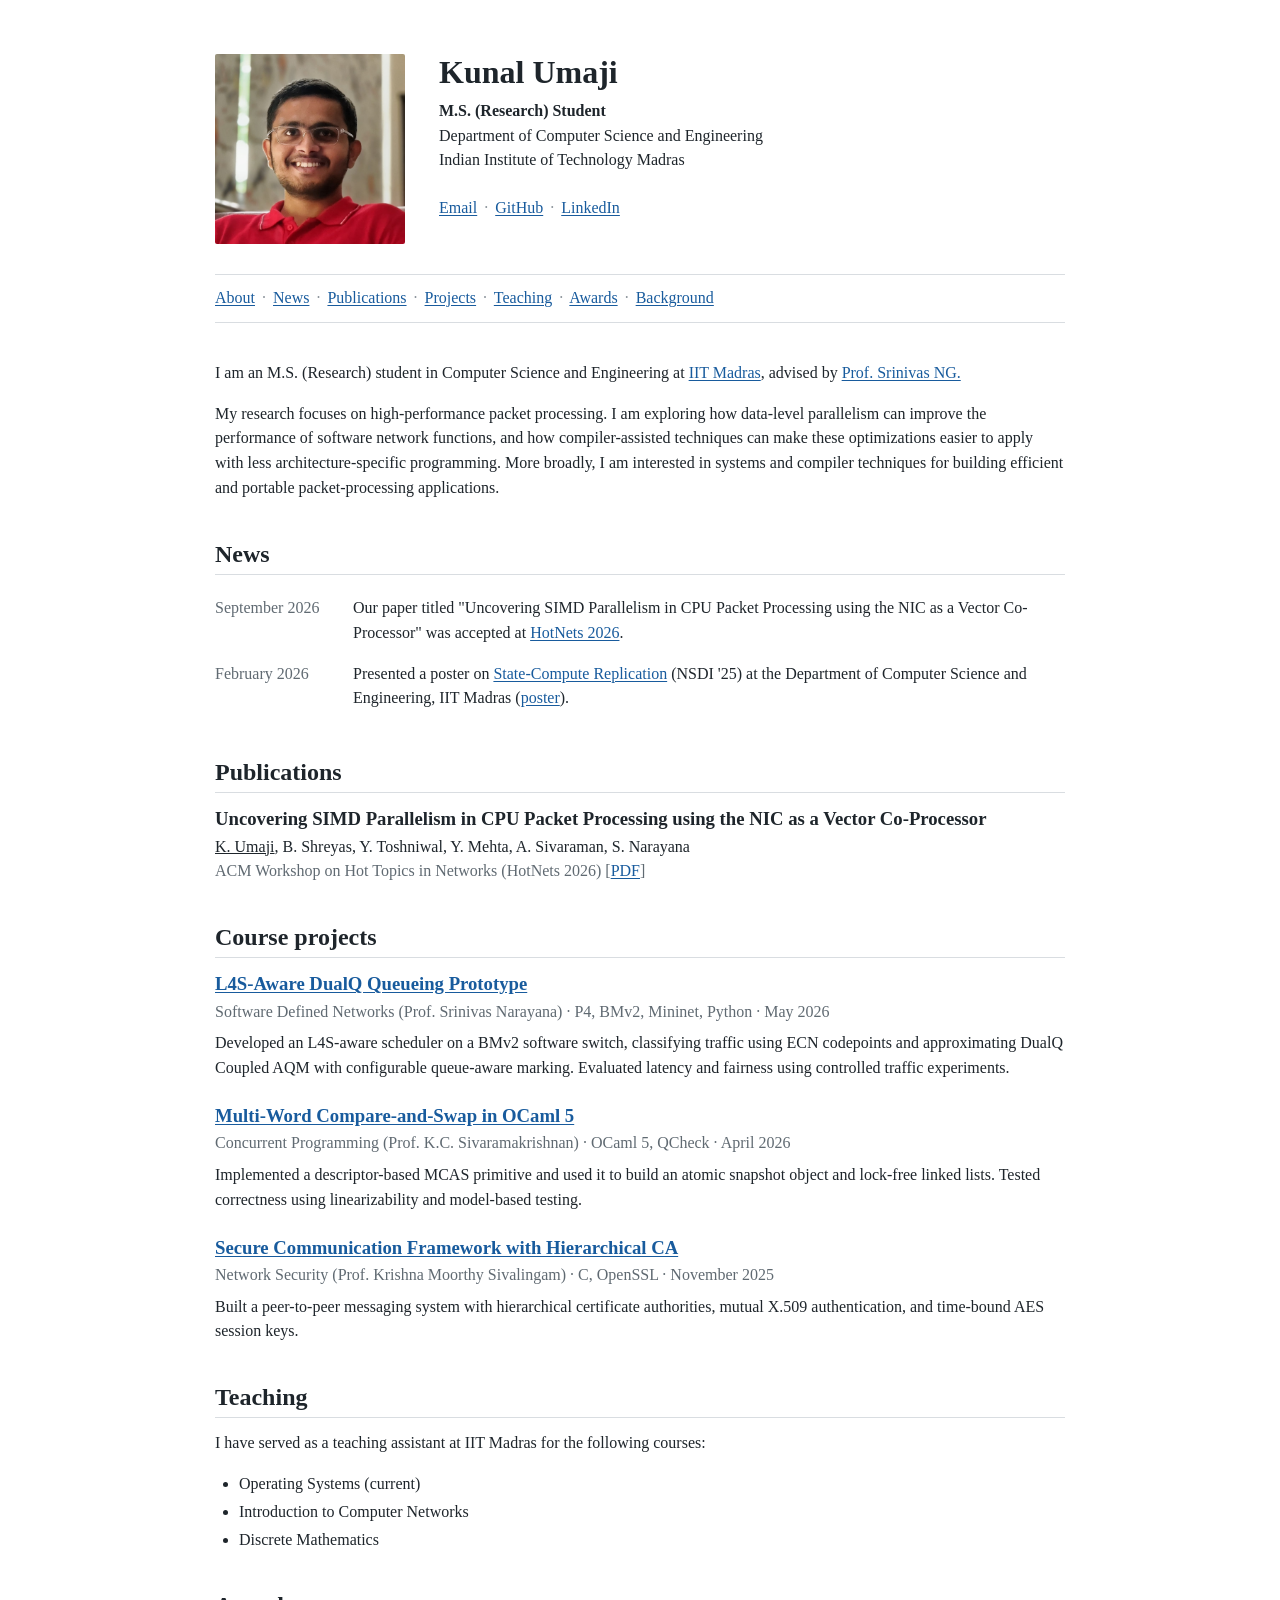
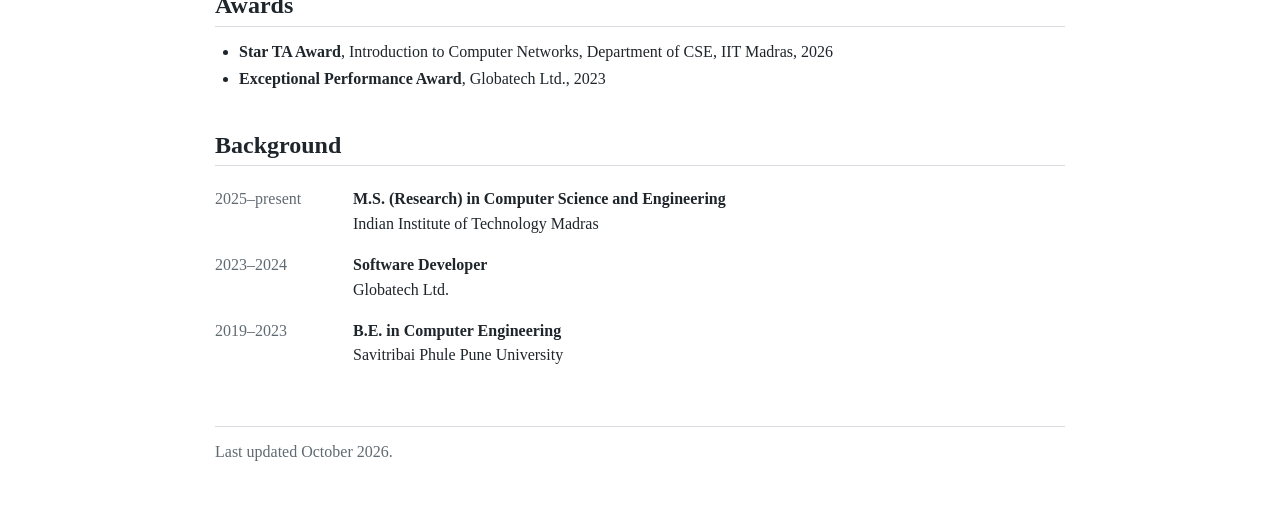
<file: index.html>
<!doctype html>
<html lang="en">
  <head>
    <meta charset="UTF-8" />
    <meta name="viewport" content="width=device-width, initial-scale=1.0" />
    <meta
      name="description"
      content="Kunal Umaji is an M.S. (Research) student in Computer Science and Engineering at IIT Madras."
    />
    <title>Kunal Umaji</title>
    <link rel="icon" href="assets/favicon.svg" type="image/svg+xml" />
    <link rel="stylesheet" href="styles.css" />
  </head>
  <body>
    <main class="page">
      <header class="profile" id="about">
        <img
          class="profile-photo"
          src="assets/profile.jpg"
          alt="Portrait of Kunal Umaji"
          width="190"
          height="190"
        />

        <div class="profile-details">
          <h1>Kunal Umaji</h1>
          <p class="role">M.S. (Research) Student</p>
          <p>
            Department of Computer Science and Engineering<br />
            Indian Institute of Technology Madras
          </p>
          <p class="contact">
            <a href="mailto:kunalumaji@gmail.com">Email</a>
            <span aria-hidden="true">·</span>
            <a href="https://github.com/kunalumaji">GitHub</a>
            <span aria-hidden="true">·</span>
            <a href="https://linkedin.com/in/kunal-umaji">LinkedIn</a>
          </p>
        </div>
      </header>

      <nav class="navigation" aria-label="Page sections">
        <a href="#about">About</a>
        <span aria-hidden="true">·</span>
        <a href="#news">News</a>
        <span aria-hidden="true">·</span>
        <a href="#publications">Publications</a>
        <span aria-hidden="true">·</span>
        <a href="#projects">Projects</a>
        <span aria-hidden="true">·</span>
        <a href="#teaching">Teaching</a>
        <span aria-hidden="true">·</span>
        <a href="#awards">Awards</a>
        <span aria-hidden="true">·</span>
        <a href="#background">Background</a>
      </nav>

      <section class="introduction" aria-label="Introduction">
        <p>
          I am an M.S. (Research) student in Computer Science and Engineering at
          <a href="https://www.iitm.ac.in/">IIT Madras</a>, advised by
          <a href="https://people.cs.rutgers.edu/~sn624/">Prof. Srinivas NG.</a>
        </p>
        <p>
          My research focuses on high-performance packet processing. I am exploring how
          data-level parallelism can improve the performance of software network functions,
          and how compiler-assisted techniques can make these optimizations easier to apply
          with less architecture-specific programming. More broadly, I am interested in
          systems and compiler techniques for building efficient and portable packet-processing
          applications.
        </p>
        <!-- <p>
          Before joining IIT Madras, I worked as a software developer at Globatech India.
        </p> -->
      </section>

      <section id="news">
        <h2>News</h2>
        <dl class="history">
          <div>
            <dt>September 2026</dt>
            <dd>
              Our paper titled "Uncovering SIMD Parallelism in CPU Packet Processing using the NIC as a Vector Co-Processor" was accepted at <a href="https://conferences.sigcomm.org/hotnets/2026/index.html">HotNets 2026</a>.
            </dd>
          </div>
          <div>
            <dt>February 2026</dt>
            <dd>
              Presented a poster on
              <a href="https://www.usenix.org/conference/nsdi25/presentation/xu-qiongwen">State-Compute Replication</a>
              (NSDI '25) at the Department of Computer Science and Engineering,
              IIT Madras (<a href="assets/scr-poster.pdf">poster</a>).
            </dd>
          </div>
        </dl>
      </section>

      <section id="publications">
        <h2>Publications</h2>

        <article class="publication">
          <h3>
            Uncovering SIMD Parallelism in CPU Packet Processing using the NIC as a
            Vector Co-Processor
          </h3>
          <p>
            <u>K. Umaji</u>, B. Shreyas, Y. Toshniwal, Y. Mehta, A. Sivaraman,
            S. Narayana
          </p>
          <p class="meta">
            ACM Workshop on Hot Topics in Networks (HotNets 2026) [<a href="assets/hotnets26.pdf">PDF</a>]
          </p> 
        </article>
      </section>

      <section id="projects">
        <h2>Course projects</h2>

        <article class="project">
          <h3>
            <a href="https://github.com/FardeenCODEIIEST/L4S-CS6045-Project">
              L4S-Aware DualQ Queueing Prototype
            </a>
          </h3>
          <p class="meta">
            Software Defined Networks (Prof. Srinivas Narayana) ·
            P4, BMv2, Mininet, Python · May 2026
          </p>
          <p>
            Developed an L4S-aware scheduler on a BMv2 software switch, classifying
            traffic using ECN codepoints and approximating DualQ Coupled AQM with
            configurable queue-aware marking. Evaluated latency and fairness using
            controlled traffic experiments.
          </p>
        </article>

        <article class="project">
          <h3>
            <a href="https://github.com/Mr-Daker/Multi-Word-Compare-and-Swap">
              Multi-Word Compare-and-Swap in OCaml 5
            </a>
          </h3>
          <p class="meta">
            Concurrent Programming (Prof. K.C. Sivaramakrishnan) ·
            OCaml 5, QCheck · April 2026
          </p>
          <p>
            Implemented a descriptor-based MCAS primitive and used it to build an atomic
            snapshot object and lock-free linked lists. Tested correctness using
            linearizability and model-based testing.
          </p>
        </article>

        <article class="project">
          <h3>
            <a href="https://github.com/kunalumaji/network_security_project">
              Secure Communication Framework with Hierarchical CA
            </a>
          </h3>
          <p class="meta">
            Network Security (Prof. Krishna Moorthy Sivalingam) ·
            C, OpenSSL · November 2025
          </p>
          <p>
            Built a peer-to-peer messaging system with hierarchical certificate authorities,
            mutual X.509 authentication, and time-bound AES session keys.
          </p>
        </article>
      </section>

      <section id="teaching">
        <h2>Teaching</h2>
        <p>I have served as a teaching assistant at IIT Madras for the following courses:</p>
        <ul class="compact-list">
          <li>Operating Systems (current)</li>
          <li>Introduction to Computer Networks</li>
          <li>Discrete Mathematics</li>
        </ul>
      </section>

      <section id="awards">
        <h2>Awards</h2>
        <ul class="compact-list">
          <li>
            <strong>Star TA Award</strong>, Introduction to Computer Networks,
            Department of CSE, IIT Madras, 2026
          </li>
          <li>
            <strong>Exceptional Performance Award</strong>, Globatech Ltd.,
            2023
          </li>
        </ul>
      </section>

      <section id="background">
        <h2>Background</h2>
        <dl class="history">
          <div>
            <dt>2025–present</dt>
            <dd>
              <strong>M.S. (Research) in Computer Science and Engineering</strong><br />
              Indian Institute of Technology Madras
            </dd>
          </div>
          <div>
            <dt>2023–2024</dt>
            <dd>
              <strong>Software Developer</strong><br />
              Globatech Ltd.
            </dd>
          </div>
          <div>
            <dt>2019–2023</dt>
            <dd>
              <strong>B.E. in Computer Engineering</strong><br />
              Savitribai Phule Pune University
            </dd>
          </div>
        </dl>
      </section>

      <footer>
        <p>Last updated October 2026.</p>
      </footer>
    </main>
  </body>
</html>
</file>
<file: styles.css>
:root {
  --text: #1e252b;
  --muted: #606a72;
  --link: #185b9d;
  --rule: #d9dde1;
  --paper: #ffffff;
}

* {
  box-sizing: border-box;
}

html {
  scroll-behavior: smooth;
}

body {
  margin: 0;
  color: var(--text);
  background: var(--paper);
  font-family: Georgia, "Times New Roman", serif;
  line-height: 1.55;
}

.page {
  width: min(calc(100% - 40px), 850px);
  margin: 54px auto 40px;
}

a {
  color: var(--link);
  text-underline-offset: 2px;
}

a:hover {
  color: #0d3e70;
}

.profile {
  display: grid;
  grid-template-columns: 190px minmax(0, 1fr);
  gap: 34px;
  align-items: start;
}

.profile-photo {
  width: 190px;
  height: 190px;
  object-fit: cover;
  object-position: center;
  border-radius: 2px;
}

h1,
h2,
h3,
p {
  margin-top: 0;
}

h1 {
  margin-bottom: 8px;
  line-height: 1.15;
}

.profile-details p {
  margin-bottom: 16px;
}

.profile-details .role {
  margin-bottom: 0;
  font-weight: bold;
}

.contact {
  margin-top: 23px;
}

.contact span,
.navigation span {
  padding: 0 3px;
  color: #899198;
}

.navigation {
  margin: 30px 0 27px;
  padding: 11px 0;
  border-top: 1px solid var(--rule);
  border-bottom: 1px solid var(--rule);
}

.introduction p:last-child {
  margin-bottom: 0;
}

section {
  scroll-margin-top: 20px;
  margin-top: 38px;
}

h2 {
  margin-bottom: 13px;
  padding-bottom: 4px;
  border-bottom: 1px solid var(--rule);
  line-height: 1.3;
}

h3 {
  margin-bottom: 2px;
  line-height: 1.4;
}

.compact-list {
  margin: 0;
  padding-left: 24px;
}

.compact-list li + li {
  margin-top: 3px;
}

.project,
.publication {
  margin-top: 22px;
}

.project:first-of-type,
.publication:first-of-type {
  margin-top: 0;
}

.project p,
.publication p {
  margin-bottom: 0;
}

.project .meta,
.publication .meta {
  margin-bottom: 7px;
  color: var(--muted);
}

.history {
  margin: 0;
}

.history > div {
  display: grid;
  grid-template-columns: 120px minmax(0, 1fr);
  gap: 18px;
  padding: 8px 0;
}

.history dt {
  color: var(--muted);
}

.history dd {
  margin: 0;
}

footer {
  margin-top: 50px;
  padding-top: 13px;
  border-top: 1px solid var(--rule);
  color: var(--muted);
}

footer p {
  margin-bottom: 0;
}

:focus-visible {
  outline: 2px solid var(--link);
  outline-offset: 3px;
}

@media (max-width: 600px) {
  .page {
    width: min(calc(100% - 30px), 850px);
    margin-top: 28px;
  }

  .profile {
    grid-template-columns: 108px minmax(0, 1fr);
    gap: 20px;
  }

  .profile-photo {
    width: 108px;
    height: 108px;
  }

  .profile-details p {
    margin-bottom: 8px;
    line-height: 1.4;
  }

  .profile-details .contact {
    grid-column: 1 / -1;
    margin-top: 12px;
  }

  .contact span {
    padding: 0 1px;
  }

  .navigation {
    margin-top: 22px;
    line-height: 1.9;
  }

  section {
    margin-top: 32px;
  }

  .history > div {
    grid-template-columns: 1fr;
    gap: 0;
    padding: 8px 0 12px;
  }
}

@media (prefers-reduced-motion: reduce) {
  html {
    scroll-behavior: auto;
  }
}
</file>
